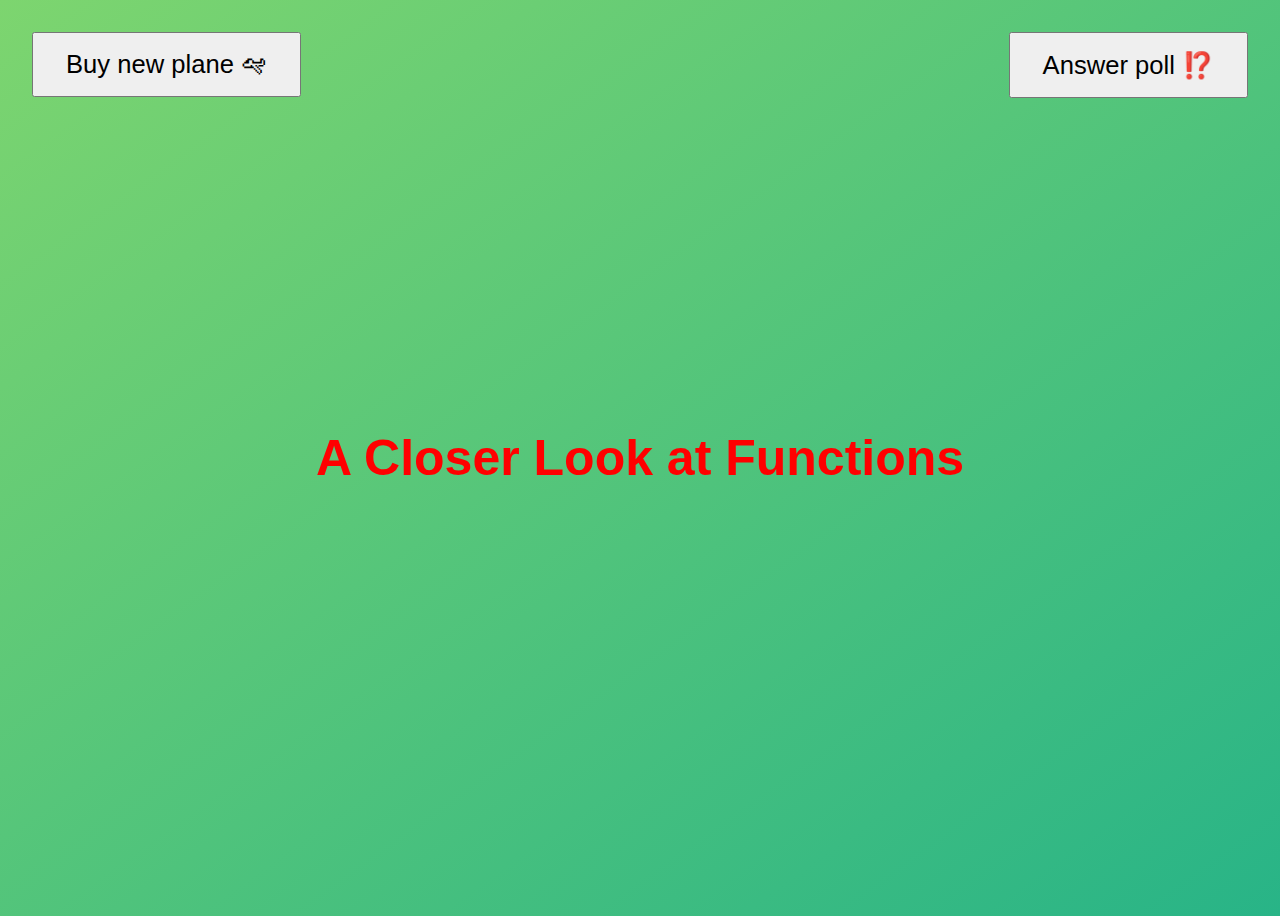
<file: L10/index.html>
<!DOCTYPE html>
<html lang="en">
  <head>
    <meta charset="UTF-8" />
    <meta name="viewport" content="width=device-width, initial-scale=1.0" />
    <meta http-equiv="X-UA-Compatible" content="ie=edge" />
    <title>A Closer Look at Functions</title>
    <style>
      body {
        height: 100vh;
        display: flex;
        align-items: center;
        background: linear-gradient(to top left, #28b487, #7dd56f);
      }
      h1 {
        font-family: sans-serif;
        font-size: 50px;
        line-height: 1.3;
        width: 100%;
        padding: 30px;
        text-align: center;
        color: white;
      }
      .buy,
      .poll {
        font-size: 1.6rem;
        padding: 1rem 2rem;
        position: absolute;
        top: 2rem;
      }
      .buy {
        left: 2rem;
      }
      .poll {
        right: 2rem;
      }
    </style>
  </head>
  <body>
    <h1>A Closer Look at Functions</h1>
    <button class="buy">Buy new plane 🛩</button>
    <button class="poll">Answer poll ⁉️</button>
    <script src="script.js"></script>
  </body>
</html>
</file>
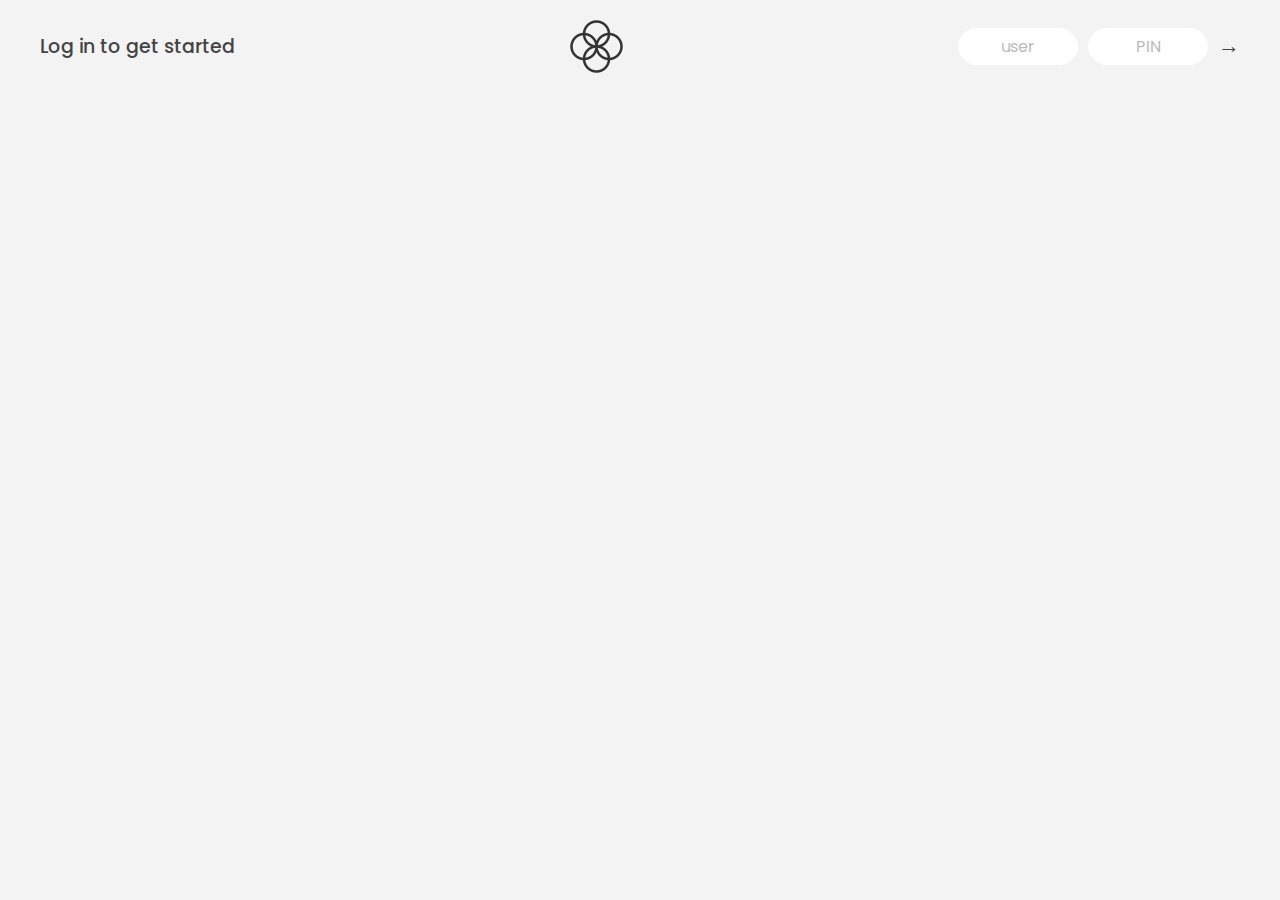
<file: L11/index.html>
<!DOCTYPE html>
<html lang="en">
<head>
    <meta charset="UTF-8">
    <meta http-equiv="X-UA-Compatible" content="IE=edge">
    <meta name="viewport" content="width=device-width, initial-scale=1.0">

    <link rel="shortcut icon" type="image/png" href="icon.png">

    <link rel="preconnect" href="https://fonts.googleapis.com">
    <link rel="preconnect" href="https://fonts.gstatic.com" crossorigin>
    <link href="https://fonts.googleapis.com/css2?family=Poppins:wght@400;500;600&display=swap" rel="stylesheet">

    <link rel="stylesheet" href="style.css">
    <title>Bankist</title>
</head>
<body>
    <!-- TOP NAVIGATION -->
    <nav>
        <p class="welcome">Log in to get started</p>
        <img src="logo.png" alt="Logo" class="logo">
        <form action="" class="login">
            <input 
                type="text"
                placeholder="user"
                class="login__input login__input--user"
            >
            <!-- In practice, use type="password" -->
            
            <input 
                type="text"
                placeholder="PIN"
                maxlength="4"
                class="login__input login__input--pin"    
            >
            <button class="login__btn">&rarr;</button>
        </form>
    </nav>

    <main class="app">
        <!-- BALANCE -->
        <div class="balance">
            <div>
                <p class="balance__label">Current balance</p>
                <p class="balance__date">As of <span class="cate">02/09/2021</span></p>
            </div>
            <p class="balance__value">0000€</p>
        </div>
        
        <!-- MOVEMENT -->
        <div class="movements">
            <div class="movements__row">
                <div class="movements__type movements__type--deposit">2 deposit</div>
                <div class="movements__date">3 days ago</div>
                <div class="movements__value">4000€</div>
            </div>
            <div class="movements__row">
                <div class="movements__type movements__type--withdrawal">2 deposit</div>
                <div class="movements__date">5/08/2021</div>
                <div class="movements__value">-300€</div>
            </div>
        </div>

        <div class="summary">
            <p class="summary__label">In</p>
            <p class="summary__value summary__value--in">0000€</p>
            <p class="summary__label">Out</p>
            <p class="summary__value summary__value--out">0000€</p>
            <p class="summary__label">Interest</p>
            <p class="summary__value summary__value--interest">0000€</p>
            <button class="btn--sort">&downarrow; SORT</button>
          </div>
    
          <!-- OPERATION: TRANSFERS -->
          <div class="operation operation--transfer">
            <h2>Transfer money</h2>
            <form class="form form--transfer">
              <input type="text" class="form__input form__input--to" />
              <input type="number" class="form__input form__input--amount" />
              <button class="form__btn form__btn--transfer">&rarr;</button>
              <label class="form__label">Transfer to</label>
              <label class="form__label">Amount</label>
            </form>
          </div>
    
          <!-- OPERATION: LOAN -->
          <div class="operation operation--loan">
            <h2>Request loan</h2>
            <form class="form form--loan">
              <input type="number" class="form__input form__input--loan-amount" />
              <button class="form__btn form__btn--loan">&rarr;</button>
              <label class="form__label form__label--loan">Amount</label>
            </form>
          </div>
    
          <!-- OPERATION: CLOSE -->
          <div class="operation operation--close">
            <h2>Close account</h2>
            <form class="form form--close">
              <input type="text" class="form__input form__input--user" />
              <input
                type="password"
                maxlength="6"
                class="form__input form__input--pin"
              />
              <button class="form__btn form__btn--close">&rarr;</button>
              <label class="form__label">Confirm user</label>
              <label class="form__label">Confirm PIN</label>
            </form>
          </div>
    
          <!-- LOGOUT TIMER -->
          <p class="logout-timer">
            You will be logged out in <span class="timer">05:00</span>
          </p>
    </main>

    <script src="script.js"></script>
</body>
</html>
</file>
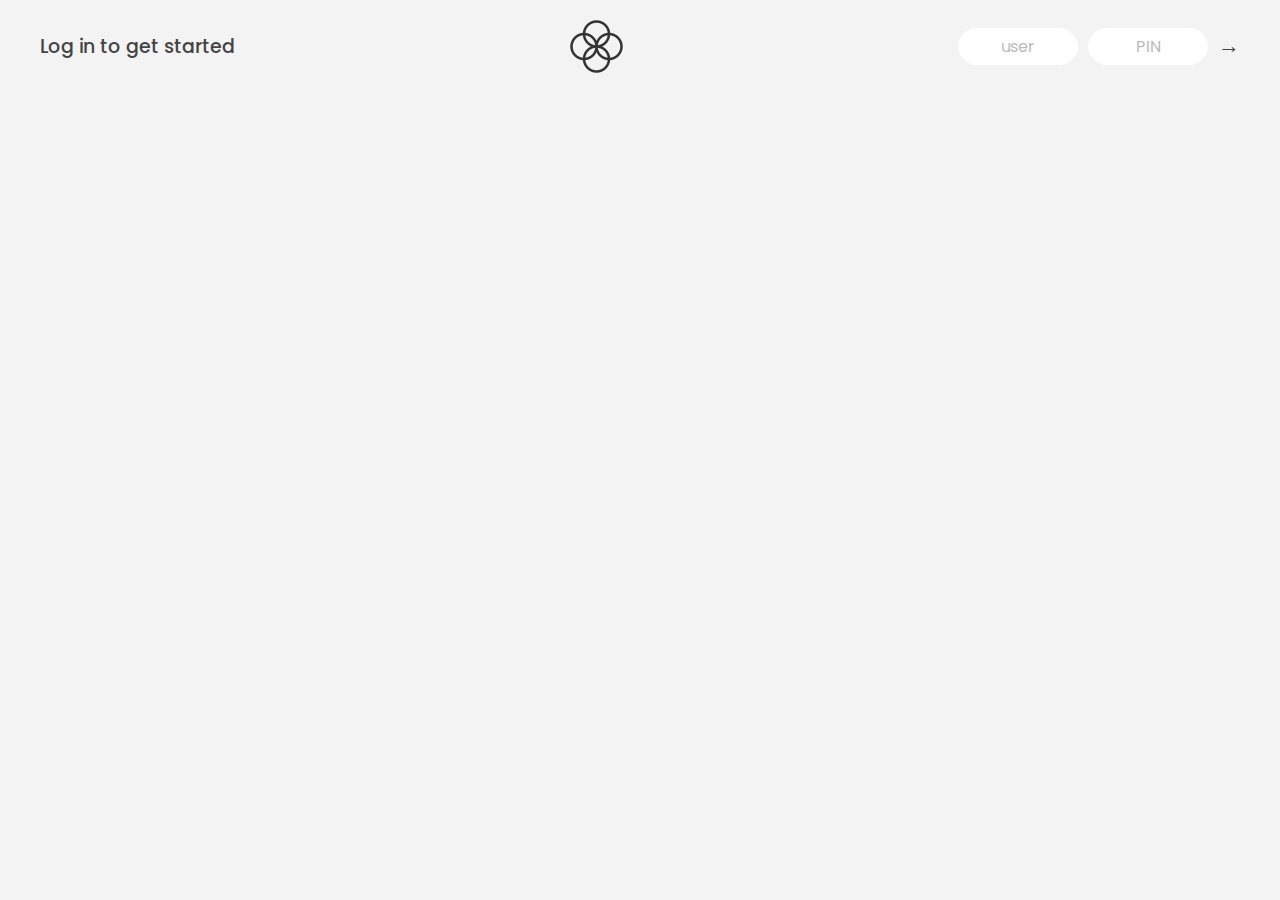
<file: L12/index.html>
<!DOCTYPE html>
<html lang="en">
  <head>
    <meta charset="UTF-8" />
    <meta name="viewport" content="width=device-width, initial-scale=1.0" />
    <meta http-equiv="X-UA-Compatible" content="ie=edge" />
    <link rel="shortcut icon" type="image/png" href="/icon.png" />

    <link
      href="https://fonts.googleapis.com/css?family=Poppins:400,500,600&display=swap"
      rel="stylesheet"
    />

    <link rel="stylesheet" href="style.css" />
    <title>Bankist</title>
  </head>
  <body>
    <!-- TOP NAVIGATION -->
    <nav>
      <p class="welcome">Log in to get started</p>
      <img src="logo.png" alt="Logo" class="logo" />
      <form class="login">
        <input
          type="text"
          placeholder="user"
          class="login__input login__input--user"
        />
        <!-- In practice, use type="password" -->
        <input
          type="text"
          placeholder="PIN"
          maxlength="4"
          class="login__input login__input--pin"
        />
        <button class="login__btn">&rarr;</button>
      </form>
    </nav>

    <main class="app">
      <!-- BALANCE -->
      <div class="balance">
        <div>
          <p class="balance__label">Current balance</p>
          <p class="balance__date">
            As of <span class="date">05/03/2037</span>
          </p>
        </div>
        <p class="balance__value">0000€</p>
      </div>

      <!-- MOVEMENTS -->
      <div class="movements">
        <div class="movements__row">
          <div class="movements__type movements__type--deposit">2 deposit</div>
          <div class="movements__date">3 days ago</div>
          <div class="movements__value">4 000€</div>
        </div>
        <div class="movements__row">
          <div class="movements__type movements__type--withdrawal">
            1 withdrawal
          </div>
          <div class="movements__date">24/01/2037</div>
          <div class="movements__value">-378€</div>
        </div>
      </div>

      <!-- SUMMARY -->
      <div class="summary">
        <p class="summary__label">In</p>
        <p class="summary__value summary__value--in">0000€</p>
        <p class="summary__label">Out</p>
        <p class="summary__value summary__value--out">0000€</p>
        <p class="summary__label">Interest</p>
        <p class="summary__value summary__value--interest">0000€</p>
        <button class="btn--sort">&downarrow; SORT</button>
      </div>

      <!-- OPERATION: TRANSFERS -->
      <div class="operation operation--transfer">
        <h2>Transfer money</h2>
        <form class="form form--transfer">
          <input type="text" class="form__input form__input--to" />
          <input type="number" class="form__input form__input--amount" />
          <button class="form__btn form__btn--transfer">&rarr;</button>
          <label class="form__label">Transfer to</label>
          <label class="form__label">Amount</label>
        </form>
      </div>

      <!-- OPERATION: LOAN -->
      <div class="operation operation--loan">
        <h2>Request loan</h2>
        <form class="form form--loan">
          <input type="number" class="form__input form__input--loan-amount" />
          <button class="form__btn form__btn--loan">&rarr;</button>
          <label class="form__label form__label--loan">Amount</label>
        </form>
      </div>

      <!-- OPERATION: CLOSE -->
      <div class="operation operation--close">
        <h2>Close account</h2>
        <form class="form form--close">
          <input type="text" class="form__input form__input--user" />
          <input
            type="password"
            maxlength="6"
            class="form__input form__input--pin"
          />
          <button class="form__btn form__btn--close">&rarr;</button>
          <label class="form__label">Confirm user</label>
          <label class="form__label">Confirm PIN</label>
        </form>
      </div>

      <!-- LOGOUT TIMER -->
      <p class="logout-timer">
        You will be logged out in <span class="timer">05:00</span>
      </p>
    </main>

    <!-- <footer>
      &copy; by Jonas Schmedtmann. Don't claim as your own :)
    </footer> -->

    <script src="script.js"></script>
  </body>
</html>
</file>
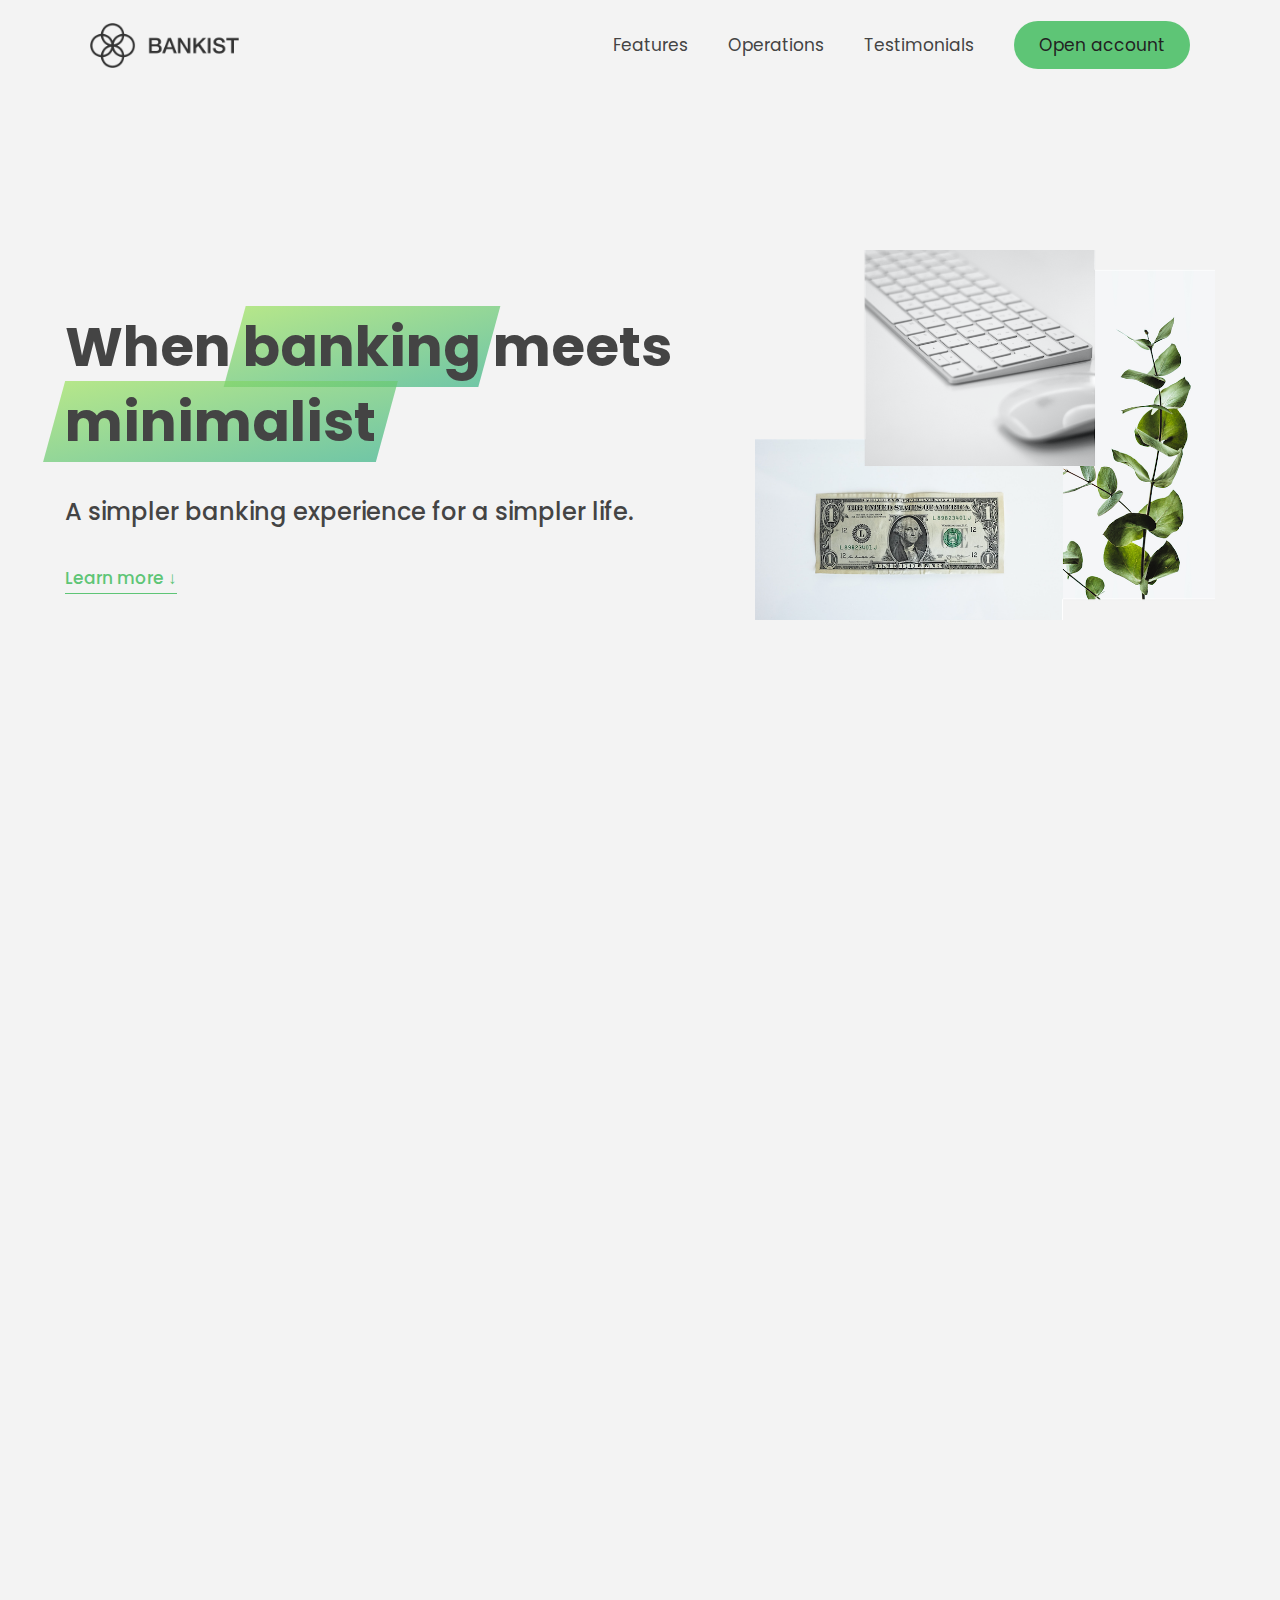
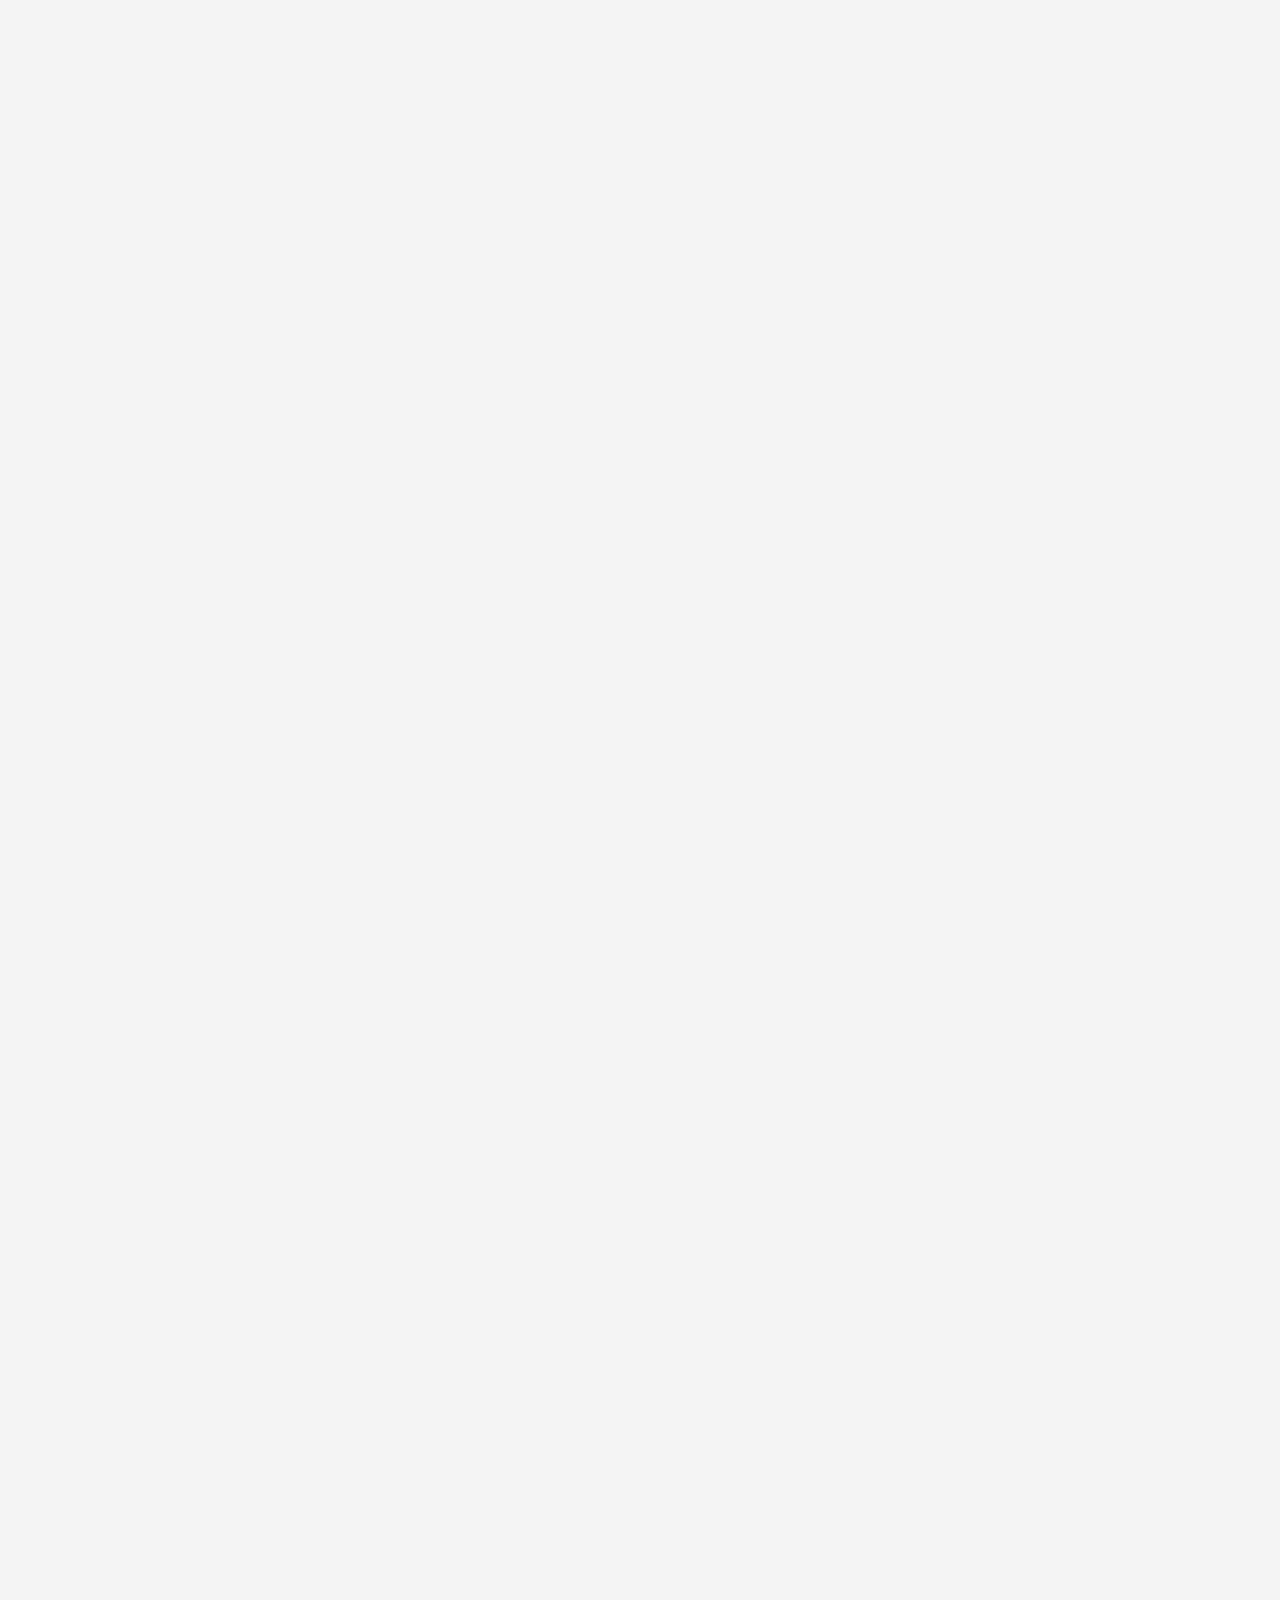
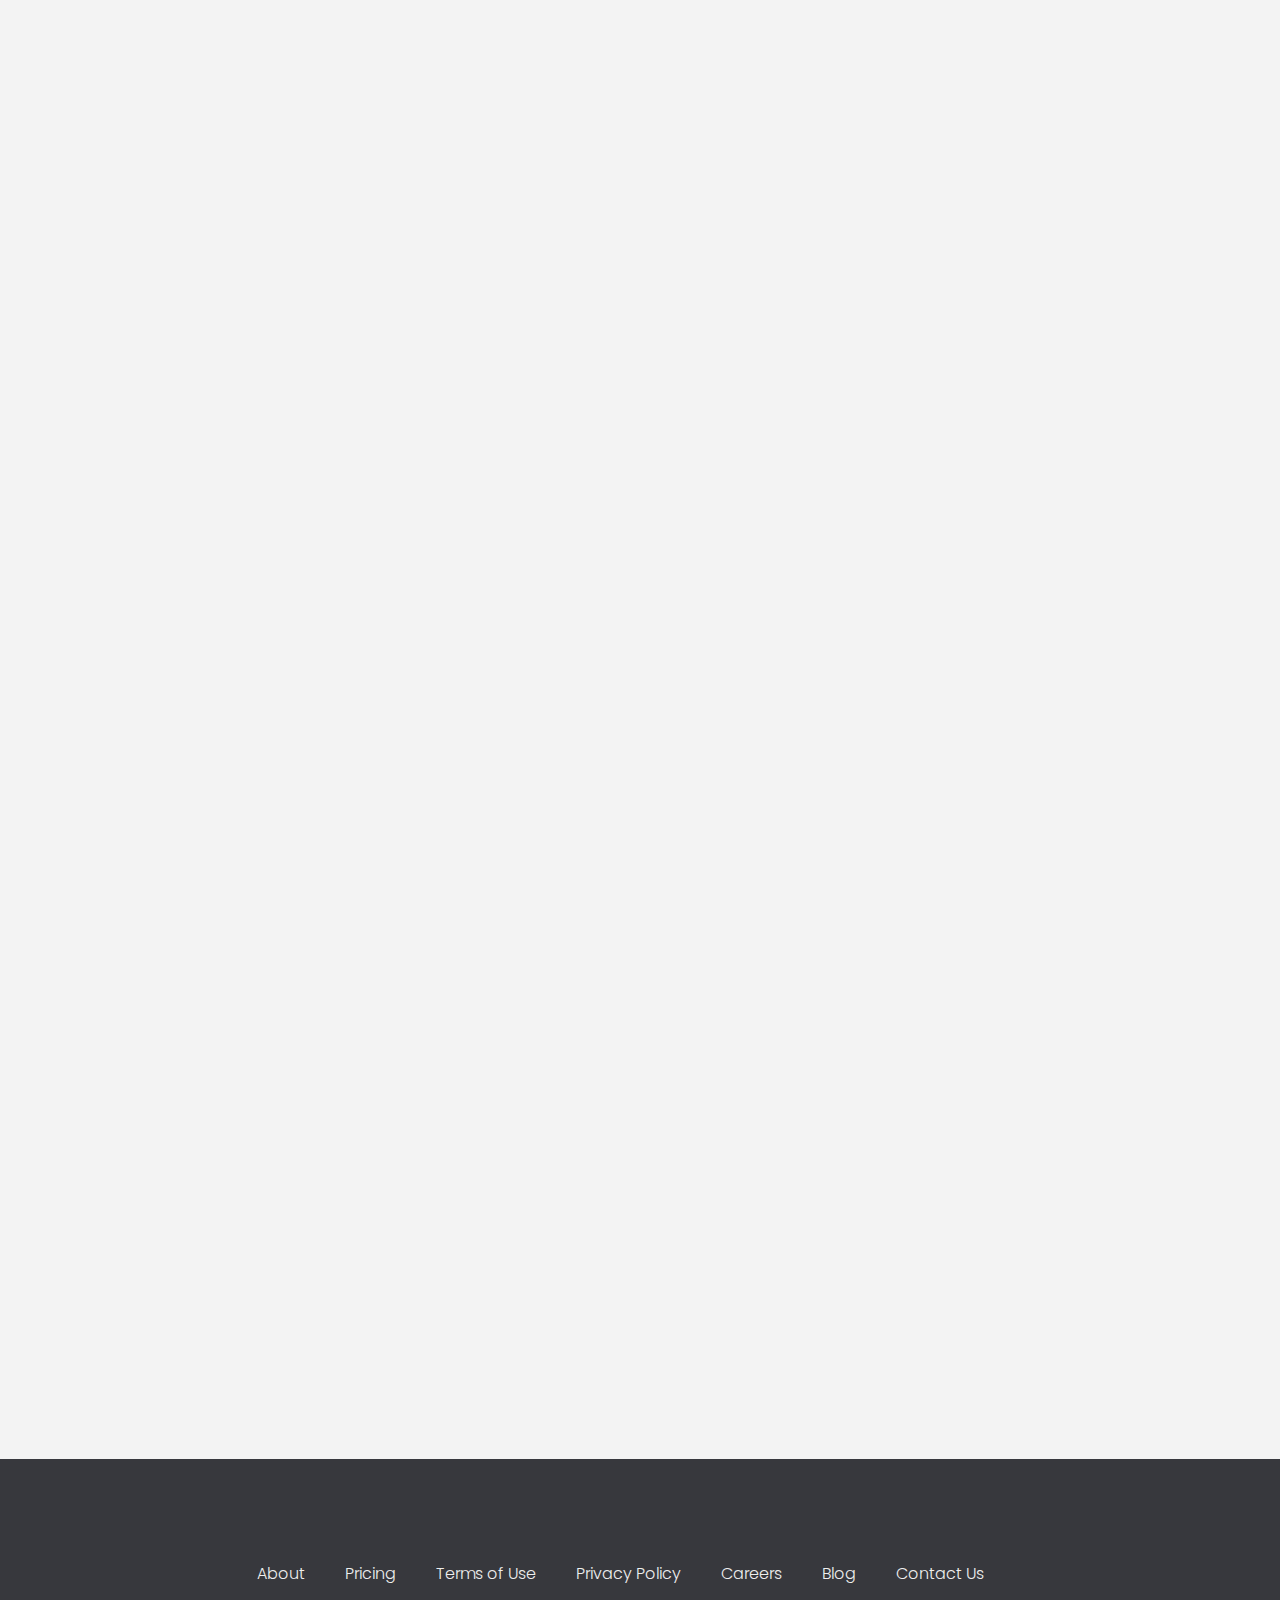
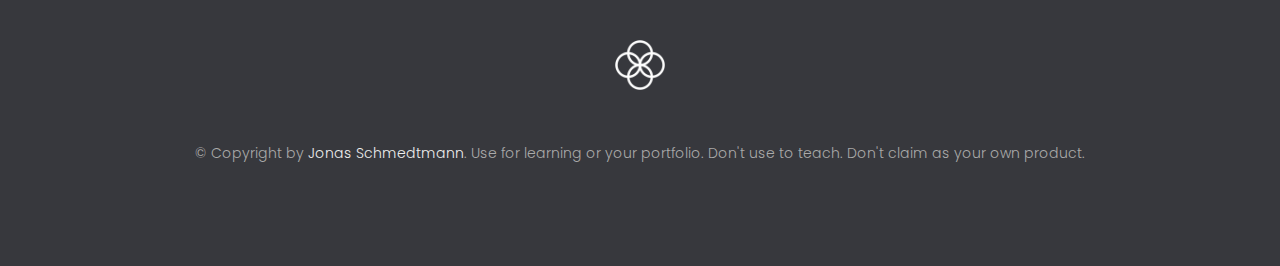
<file: L13/index.html>
<!DOCTYPE html>
<html lang="en">
  <head>
    <meta charset="UTF-8" />
    <meta name="viewport" content="width=device-width, initial-scale=1.0" />
    <meta http-equiv="X-UA-Compatible" content="ie=edge" />
    <link rel="shortcut icon" type="image/png" href="img/icon.png" />

    <link
      href="https://fonts.googleapis.com/css?family=Poppins:300,400,500,600&display=swap"
      rel="stylesheet"
    />
    <link rel="stylesheet" href="style.css" />
    <title>Bankist | When Banking meets Minimalist</title>

    <script defer src="script.js"></script>
  </head>
  <body>
    <header class="header">
      <nav class="nav">
        <img
          src="img/logo.png"
          alt="Bankist logo"
          class="nav__logo"
          id="logo"
          designer = "mashru"
          data-version-number="3.0"
        />
        <ul class="nav__links">
          <li class="nav__item">
            <a class="nav__link" href="#section--1">Features</a>
          </li>
          <li class="nav__item">
            <a class="nav__link" href="#section--2">Operations</a>
          </li>
          <li class="nav__item">
            <a class="nav__link" href="#section--3">Testimonials</a>
          </li>
          <li class="nav__item">
            <a class="nav__link nav__link--btn btn--show-modal" href="#"
              >Open account</a
            >
          </li>
        </ul>
      </nav>

      <div class="header__title">

        <!-- <h1 onclick="alert('html alert')"> -->
        <h1>
          When
          <!-- Green highlight effect -->
          <span class="highlight">banking</span>
          meets<br />
          <span class="highlight">minimalist</span>
        </h1>
        <h4>A simpler banking experience for a simpler life.</h4>
        <button class="btn--text btn--scroll-to">Learn more &DownArrow;</button>
        <img
          src="img/hero.png"
          class="header__img"
          alt="Minimalist bank items"
        />
      </div>
    </header>

    <section class="section" id="section--1">
      <div class="section__title">
        <h2 class="section__description">Features</h2>
        <h3 class="section__header">
          Everything you need in a modern bank and more.
        </h3>
      </div>

      <div class="features">
        <img
          src="img/digital-lazy.jpg"
          data-src="img/digital.jpg"
          alt="Computer"
          class="features__img lazy-img"
        />
        <div class="features__feature">
          <div class="features__icon">
            <svg>
              <use xlink:href="img/icons.svg#icon-monitor"></use>
            </svg>
          </div>
          <h5 class="features__header">100% digital bank</h5>
          <p>
            Lorem ipsum dolor sit amet consectetur adipisicing elit. Unde alias
            sint quos? Accusantium a fugiat porro reiciendis saepe quibusdam
            debitis ducimus.
          </p>
        </div>

        <div class="features__feature">
          <div class="features__icon">
            <svg>
              <use xlink:href="img/icons.svg#icon-trending-up"></use>
            </svg>
          </div>
          <h5 class="features__header">Watch your money grow</h5>
          <p>
            Nesciunt quos autem dolorum voluptates cum dolores dicta fuga
            inventore ab? Nulla incidunt eius numquam sequi iste pariatur
            quibusdam!
          </p>
        </div>
        <img
          src="img/grow-lazy.jpg"
          data-src="img/grow.jpg"
          alt="Plant"
          class="features__img lazy-img"
        />

        <img
          src="img/card-lazy.jpg"
          data-src="img/card.jpg"
          alt="Credit card"
          class="features__img lazy-img"
        />
        <div class="features__feature">
          <div class="features__icon">
            <svg>
              <use xlink:href="img/icons.svg#icon-credit-card"></use>
            </svg>
          </div>
          <h5 class="features__header">Free debit card included</h5>
          <p>
            Quasi, fugit in cumque cupiditate reprehenderit debitis animi enim
            eveniet consequatur odit quam quos possimus assumenda dicta fuga
            inventore ab.
          </p>
        </div>
      </div>
    </section>

    <section class="section" id="section--2">
      <div class="section__title">
        <h2 class="section__description">Operations</h2>
        <h3 class="section__header">
          Everything as simple as possible, but no simpler.
        </h3>
      </div>

      <div class="operations">
        <div class="operations__tab-container">
          <button
            class="btn operations__tab operations__tab--1 operations__tab--active"
            data-tab="1"
          >
            <span>01</span>Instant Transfers
          </button>
          <button class="btn operations__tab operations__tab--2" data-tab="2">
            <span>02</span>Instant Loans
          </button>
          <button class="btn operations__tab operations__tab--3" data-tab="3">
            <span>03</span>Instant Closing
          </button>
        </div>
        <div
          class="operations__content operations__content--1 operations__content--active"
        >
          <div class="operations__icon operations__icon--1">
            <svg>
              <use xlink:href="img/icons.svg#icon-upload"></use>
            </svg>
          </div>
          <h5 class="operations__header">
            Tranfser money to anyone, instantly! No fees, no BS.
          </h5>
          <p>
            Lorem ipsum dolor sit amet, consectetur adipisicing elit, sed do
            eiusmod tempor incididunt ut labore et dolore magna aliqua. Ut enim
            ad minim veniam, quis nostrud exercitation ullamco laboris nisi ut
            aliquip ex ea commodo consequat.
          </p>
        </div>

        <div class="operations__content operations__content--2">
          <div class="operations__icon operations__icon--2">
            <svg>
              <use xlink:href="img/icons.svg#icon-home"></use>
            </svg>
          </div>
          <h5 class="operations__header">
            Buy a home or make your dreams come true, with instant loans.
          </h5>
          <p>
            Duis aute irure dolor in reprehenderit in voluptate velit esse
            cillum dolore eu fugiat nulla pariatur. Excepteur sint occaecat
            cupidatat non proident, sunt in culpa qui officia deserunt mollit
            anim id est laborum.
          </p>
        </div>
        <div class="operations__content operations__content--3">
          <div class="operations__icon operations__icon--3">
            <svg>
              <use xlink:href="img/icons.svg#icon-user-x"></use>
            </svg>
          </div>
          <h5 class="operations__header">
            No longer need your account? No problem! Close it instantly.
          </h5>
          <p>
            Excepteur sint occaecat cupidatat non proident, sunt in culpa qui
            officia deserunt mollit anim id est laborum. Ut enim ad minim
            veniam, quis nostrud exercitation ullamco laboris nisi ut aliquip ex
            ea commodo consequat.
          </p>
        </div>
      </div>
    </section>

    <section class="section" id="section--3">
      <div class="section__title section__title--testimonials">
        <h2 class="section__description">Not sure yet?</h2>
        <h3 class="section__header">
          Millions of Bankists are already making their lifes simpler.
        </h3>
      </div>

      <div class="slider">
        <div class="slide slide--1">
          <div class="testimonial">
            <h5 class="testimonial__header">Best financial decision ever!</h5>
            <blockquote class="testimonial__text">
              Lorem ipsum dolor sit, amet consectetur adipisicing elit.
              Accusantium quas quisquam non? Quas voluptate nulla minima
              deleniti optio ullam nesciunt, numquam corporis et asperiores
              laboriosam sunt, praesentium suscipit blanditiis. Necessitatibus
              id alias reiciendis, perferendis facere pariatur dolore veniam
              autem esse non voluptatem saepe provident nihil molestiae.
            </blockquote>
            <address class="testimonial__author">
              <img src="img/user-1.jpg" alt="" class="testimonial__photo" />
              <h6 class="testimonial__name">Aarav Lynn</h6>
              <p class="testimonial__location">San Francisco, USA</p>
            </address>
          </div>
        </div>

        <div class="slide slide--2">
          <div class="testimonial">
            <h5 class="testimonial__header">
              The last step to becoming a complete minimalist
            </h5>
            <blockquote class="testimonial__text">
              Quisquam itaque deserunt ullam, quia ea repellendus provident,
              ducimus neque ipsam modi voluptatibus doloremque, corrupti
              laborum. Incidunt numquam perferendis veritatis neque repellendus.
              Lorem, ipsum dolor sit amet consectetur adipisicing elit. Illo
              deserunt exercitationem deleniti.
            </blockquote>
            <address class="testimonial__author">
              <img src="img/user-2.jpg" alt="" class="testimonial__photo" />
              <h6 class="testimonial__name">Miyah Miles</h6>
              <p class="testimonial__location">London, UK</p>
            </address>
          </div>
        </div>

        <div class="slide slide--3">
          <div class="testimonial">
            <h5 class="testimonial__header">
              Finally free from old-school banks
            </h5>
            <blockquote class="testimonial__text">
              Debitis, nihil sit minus suscipit magni aperiam vel tenetur
              incidunt commodi architecto numquam omnis nulla autem,
              necessitatibus blanditiis modi similique quidem. Odio aliquam
              culpa dicta beatae quod maiores ipsa minus consequatur error sunt,
              deleniti saepe aliquid quos inventore sequi. Necessitatibus id
              alias reiciendis, perferendis facere.
            </blockquote>
            <address class="testimonial__author">
              <img src="img/user-3.jpg" alt="" class="testimonial__photo" />
              <h6 class="testimonial__name">Francisco Gomes</h6>
              <p class="testimonial__location">Lisbon, Portugal</p>
            </address>
          </div>
        </div>

        <!-- <div class="slide"><img src="img/img-1.jpg" alt="Photo 1" /></div>
        <div class="slide"><img src="img/img-2.jpg" alt="Photo 2" /></div>
        <div class="slide"><img src="img/img-3.jpg" alt="Photo 3" /></div>
        <div class="slide"><img src="img/img-4.jpg" alt="Photo 4" /></div> -->
        <button class="slider__btn slider__btn--left">&larr;</button>
        <button class="slider__btn slider__btn--right">&rarr;</button>
        <div class="dots"></div>
      </div>
    </section>

    <section class="section section--sign-up">
      <div class="section__title">
        <h3 class="section__header">
          The best day to join Bankist was one year ago. The second best is
          today!
        </h3>
      </div>
      <button class="btn btn--show-modal">Open your free account today!</button>
    </section>

    <footer class="footer">
      <ul class="footer__nav">
        <li class="footer__item">
          <a class="footer__link" href="#">About</a>
        </li>
        <li class="footer__item">
          <a class="footer__link" href="#">Pricing</a>
        </li>
        <li class="footer__item">
          <a class="footer__link" href="#">Terms of Use</a>
        </li>
        <li class="footer__item">
          <a class="footer__link" href="#">Privacy Policy</a>
        </li>
        <li class="footer__item">
          <a class="footer__link" href="#">Careers</a>
        </li>
        <li class="footer__item">
          <a class="footer__link" href="#">Blog</a>
        </li>
        <li class="footer__item">
          <a class="footer__link" href="#">Contact Us</a>
        </li>
      </ul>
      <img src="img/icon.png" alt="Logo" class="footer__logo" />
      <p class="footer__copyright">
        &copy; Copyright by
        <a
          class="footer__link twitter-link"
          target="_blank"
          href="https://twitter.com/jonasschmedtman"
          >Jonas Schmedtmann</a
        >. Use for learning or your portfolio. Don't use to teach. Don't claim
        as your own product.
      </p>
    </footer>

    <div class="modal hidden">
      <button class="btn--close-modal">&times;</button>
      <h2 class="modal__header">
        Open your bank account <br />
        in just <span class="highlight">5 minutes</span>
      </h2>
      <form class="modal__form">
        <label>First Name</label>
        <input type="text" />
        <label>Last Name</label>
        <input type="text" />
        <label>Email Address</label>
        <input type="email" />
        <button class="btn">Next step &rarr;</button>
      </form>
    </div>
    <div class="overlay hidden"></div>

    <!-- <script src="script.js"></script> -->
  </body>
</html>
</file>
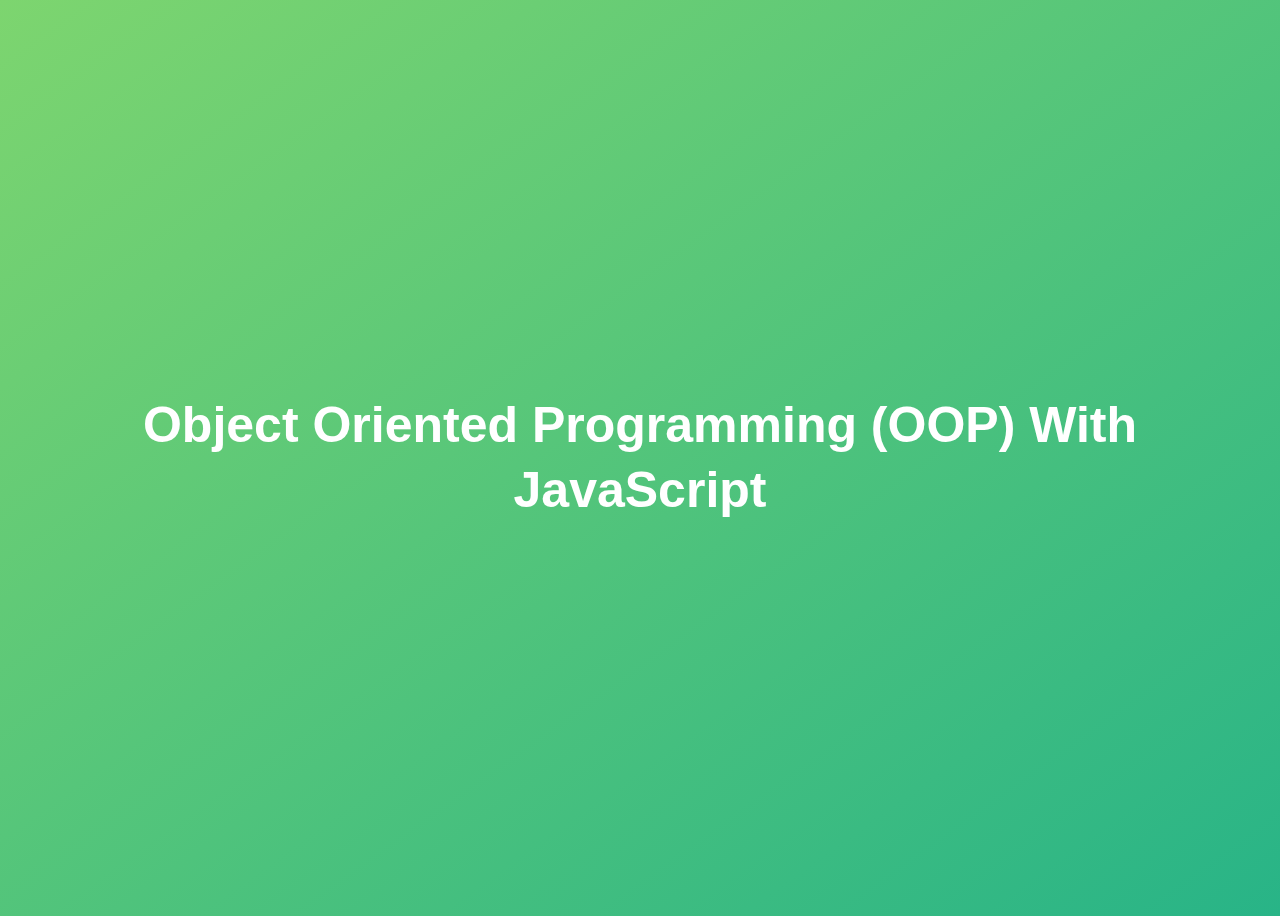
<file: L14/index.html>
<!DOCTYPE html>
<html lang="en">
<head>
    <meta charset="UTF-8">
    <meta http-equiv="X-UA-Compatible" content="IE=edge">
    <meta name="viewport" content="width=device-width, initial-scale=1.0">
    <title>JavaScript Fundamentals - Part 2</title>
    <style>
        body{
            height: 100vh;
            display: flex;
            align-items: center;
            background:linear-gradient(to top left, #28b487, #7dd56f);
        }
        h1{
            font-family: sans-serif;
            font-size: 50px;
            line-height: 1.3;
            width: 100%;
            padding:30px;
            text-align: center;
            color:white;
        }
    </style>
</head>
<body>
    <h1>Object Oriented Programming (OOP) With JavaScript</h1>
    <script src="script.js"></script>
</body>
</html>
</file>
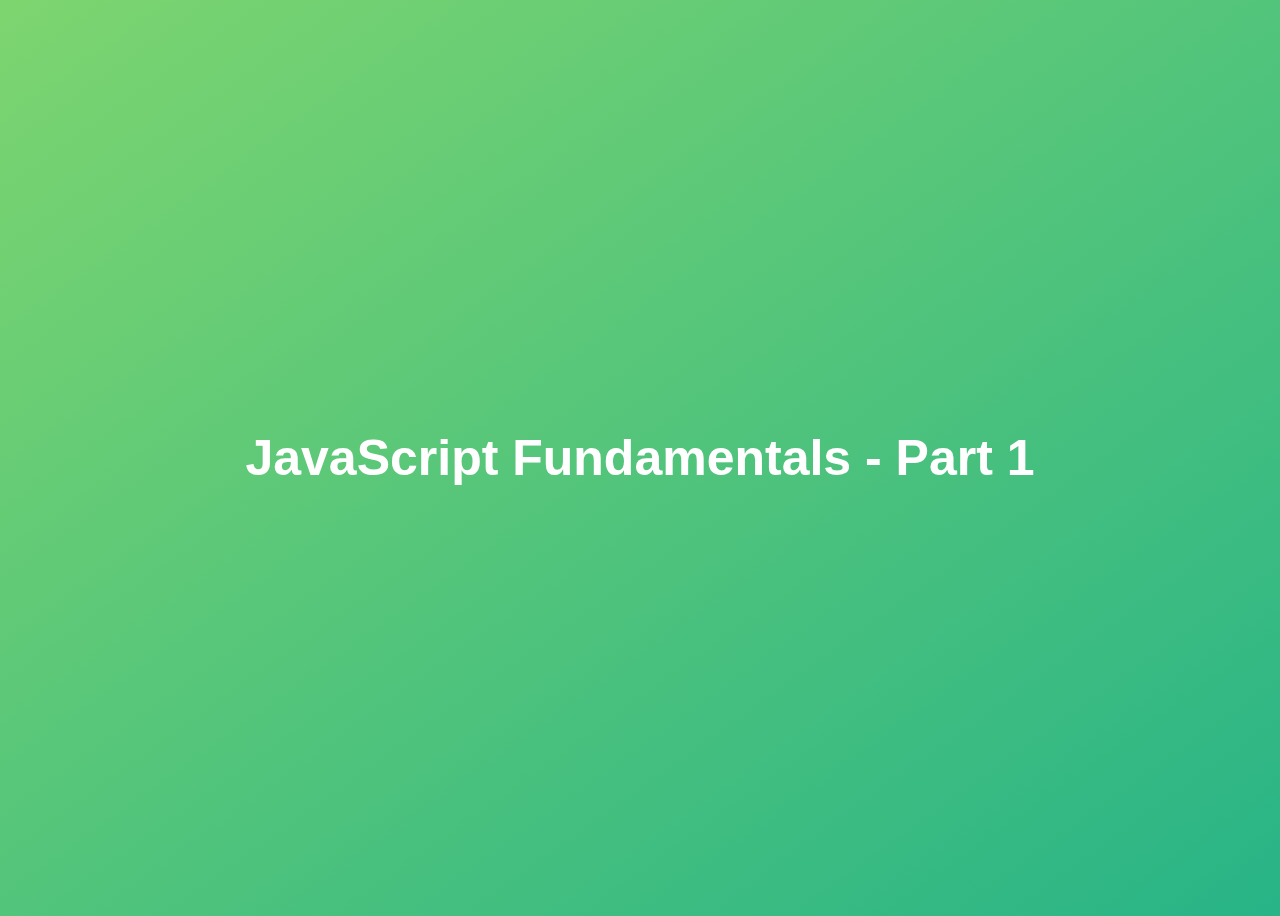
<file: L2/index.html>
<!DOCTYPE html>
<html lang="en">
<head>
    <meta charset="UTF-8">
    <meta http-equiv="X-UA-Compatible" content="IE=edge">
    <meta name="viewport" content="width=device-width, initial-scale=1.0">
    <title>JavaScript Fundamentals - Part 1 test</title>
    <style>
        body{
            height: 100vh;
            display: flex;
            align-items: center;
            background:linear-gradient(to top left, #28b487, #7dd56f);
        }
        h1{
            font-family: sans-serif;
            font-size: 50px;
            line-height: 1.3;
            width: 100%;
            padding:30px;
            text-align: center;
            color:white;
        }
    </style>
</head>
<body>
    <h1>JavaScript Fundamentals - Part 1</h1>
    <script src="script.js"></script>
</body>
</html>
</file>
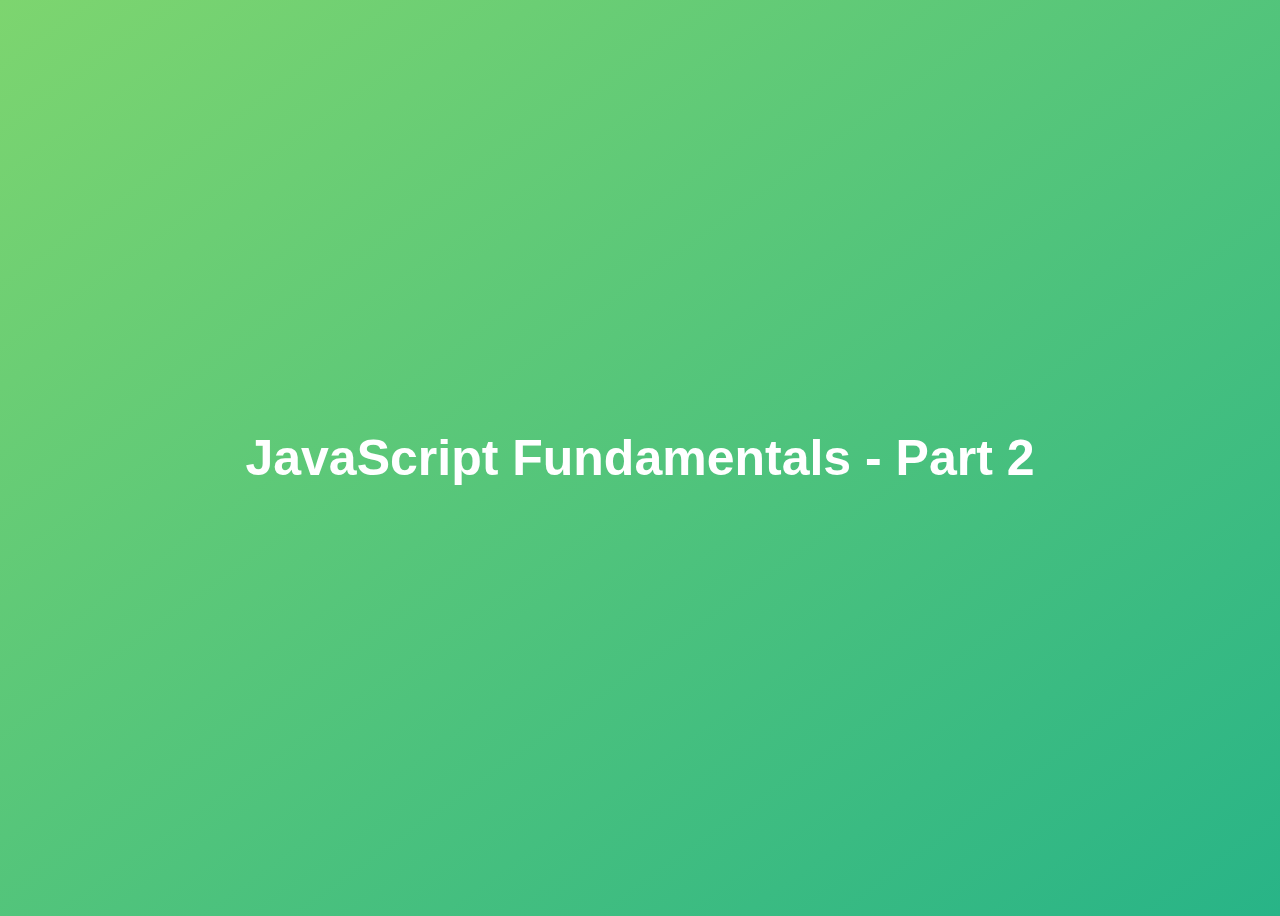
<file: L3/index.html>
<!DOCTYPE html>
<html lang="en">
<head>
    <meta charset="UTF-8">
    <meta http-equiv="X-UA-Compatible" content="IE=edge">
    <meta name="viewport" content="width=device-width, initial-scale=1.0">
    <title>JavaScript Fundamentals - Part 2</title>
    <style>
        body{
            height: 100vh;
            display: flex;
            align-items: center;
            background:linear-gradient(to top left, #28b487, #7dd56f);
        }
        h1{
            font-family: sans-serif;
            font-size: 50px;
            line-height: 1.3;
            width: 100%;
            padding:30px;
            text-align: center;
            color:white;
        }
    </style>
</head>
<body>
    <h1>JavaScript Fundamentals - Part 2</h1>
    <script src="script.js"></script>
</body>
</html>
</file>
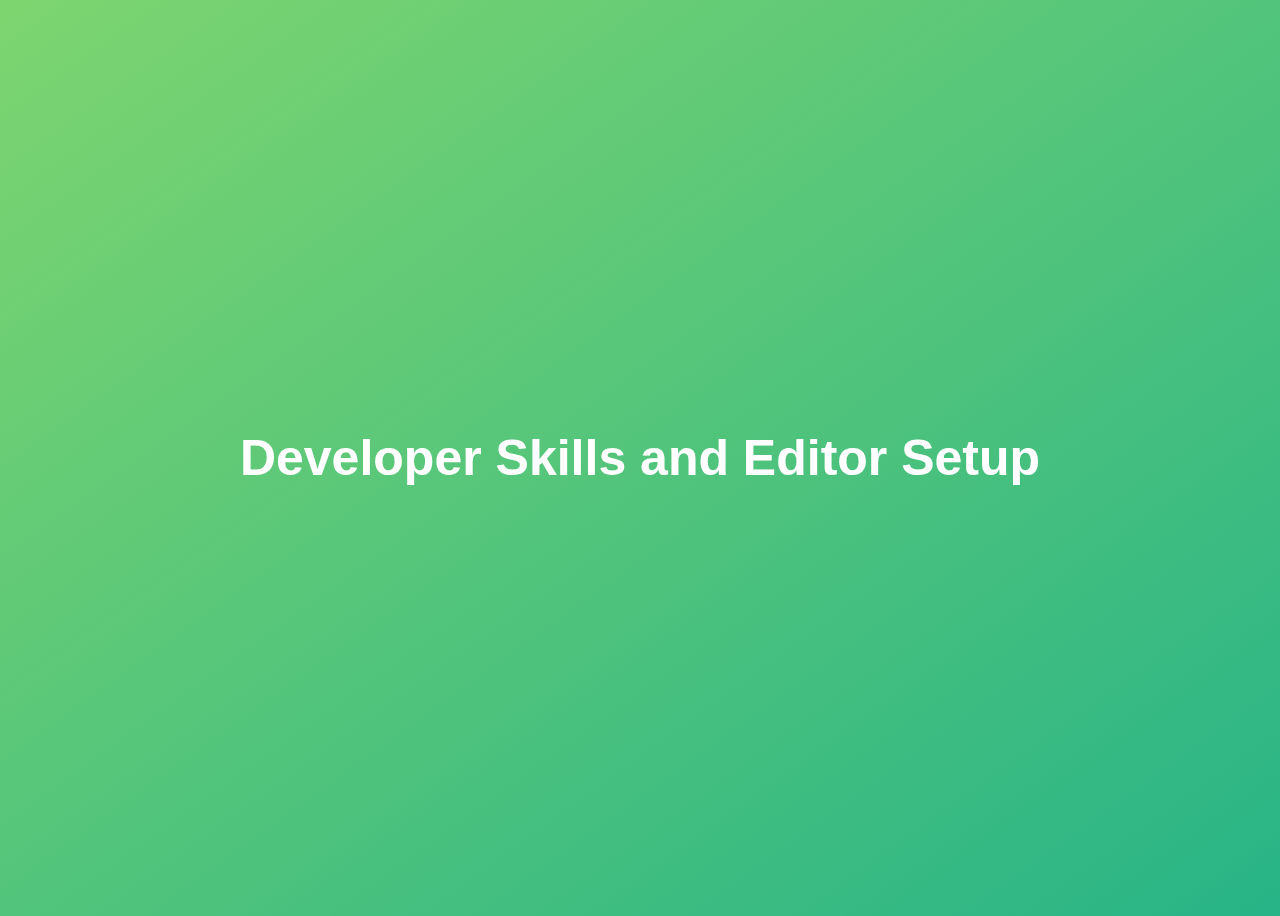
<file: L5/index.html>
<!DOCTYPE html>
<html lang="en">
<head>
    <meta charset="UTF-8">
    <meta http-equiv="X-UA-Compatible" content="IE=edge">
    <meta name="viewport" content="width=device-width, initial-scale=1.0">
    <title>JavaScript Fundamentals - Part 2</title>
    <style>
        body{
            height: 100vh;
            display: flex;
            align-items: center;
            background:linear-gradient(to top left, #28b487, #7dd56f);
        }
        h1{
            font-family: sans-serif;
            font-size: 50px;
            line-height: 1.3;
            width: 100%;
            padding:30px;
            text-align: center;
            color:white;
        }
    </style>
</head>
<body>
    <h1>Developer Skills and Editor Setup</h1>
    <script src="script.js"></script>
</body>
</html>
</file>
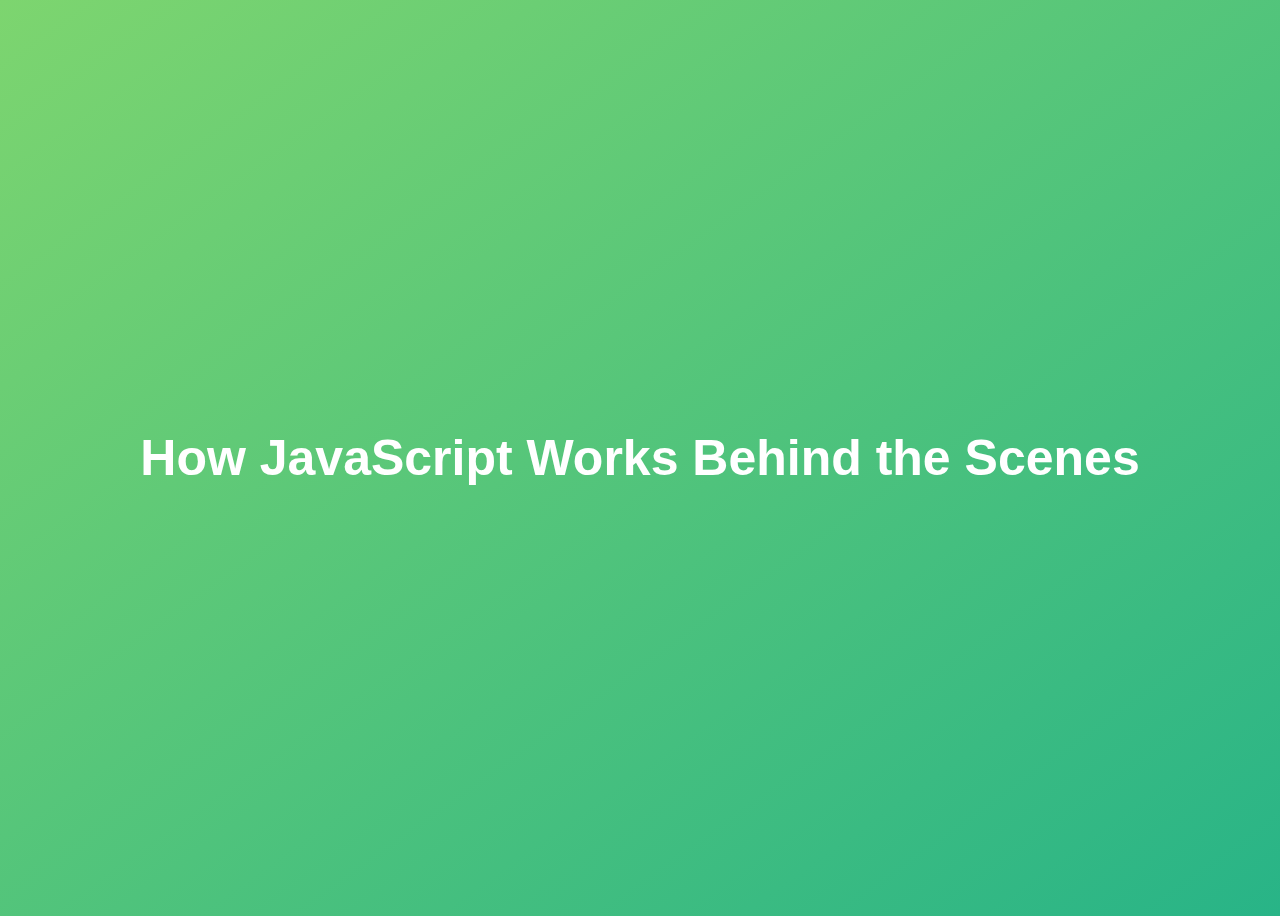
<file: L8/index.html>
<!DOCTYPE html>
<html lang="en">
  <head>
    <meta charset="UTF-8" />
    <meta http-equiv="X-UA-Compatible" content="IE=edge" />
    <meta name="viewport" content="width=device-width, initial-scale=1.0" />

    <link rel="stylesheet" href="style.css" />
    <title>How js Work</title>
  </head>
  <body>
    <h1>How JavaScript Works Behind the Scenes</h1>
    <script src="script.js"></script>
  </body>
</html>
</file>
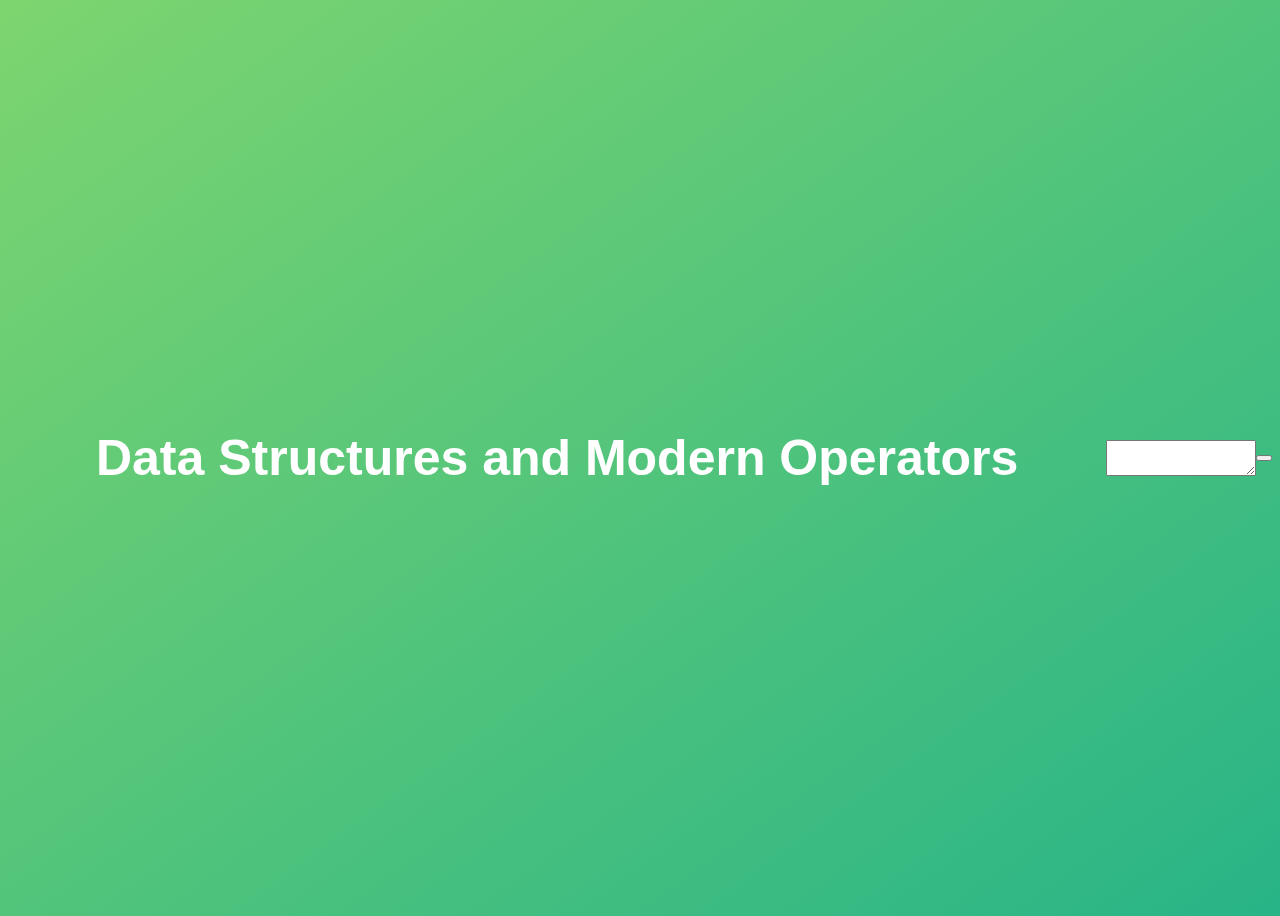
<file: L9/index.html>
<!DOCTYPE html>
<html lang="en">
  <head>
    <meta charset="UTF-8" />
    <meta http-equiv="X-UA-Compatible" content="IE=edge" />
    <meta name="viewport" content="width=device-width, initial-scale=1.0" />

    <link rel="stylesheet" href="style.css" />
    <title>Data Structures and Modern Operators</title>
  </head>
  <body>
    <h1>Data Structures and Modern Operators</h1>
    <script src="script.js"></script>
  </body>
</html>
</file>
<file: L11/style.css>
* {
    margin: 0;
    padding: 0;
    box-sizing: inherit;
  }
  
  html {
    font-size: 62.5%;
    box-sizing: border-box;
  }
  
  body {
    font-family: "Poppins", sans-serif;
    color: #444;
    background-color: #f3f3f3;
    height: 100vh;
    padding: 2rem;
  }
  
  nav {
    display: flex;
    justify-content: space-between;
    align-items: center;
    padding: 0 2rem;
  }
  
  .welcome {
    font-size: 1.9rem;
    font-weight: 500;
  }
  
  .logo {
    height: 5.25rem;
  }
  
  .login {
    display: flex;
  }
  
  .login__input {
    border: none;
    padding: 0.5rem 2rem;
    font-size: 1.6rem;
    font-family: inherit;
    text-align: center;
    width: 12rem;
    border-radius: 10rem;
    margin-right: 1rem;
    color: inherit;
    border: 1px solid #fff;
    transition: all 0.3s;
  }
  
  .login__input:focus {
    outline: none;
    border: 1px solid #ccc;
  }
  
  .login__input::placeholder {
    color: #bbb;
  }
  
  .login__btn {
    border: none;
    background: none;
    font-size: 2.2rem;
    color: inherit;
    cursor: pointer;
    transition: all 0.3s;
  }
  
  .login__btn:hover,
  .login__btn:focus,
  .btn--sort:hover,
  .btn--sort:focus {
    outline: none;
    color: #777;
  }
  
  /* MAIN */
  .app {
    position: relative;
    max-width: 100rem;
    margin: 4rem auto;
    display: grid;
    grid-template-columns: 4fr 3fr;
    grid-template-rows: auto repeat(3, 15rem) auto;
    gap: 2rem;
  
    /* NOTE This creates the fade in/out anumation */
    opacity: 0;
    transition: all 1s;
  }
  
  .balance {
    grid-column: 1 / span 2;
    display: flex;
    align-items: flex-end;
    justify-content: space-between;
    margin-bottom: 2rem;
  }
  
  .balance__label {
    font-size: 2.2rem;
    font-weight: 500;
    margin-bottom: -0.2rem;
  }
  
  .balance__date {
    font-size: 1.4rem;
    color: #888;
  }
  
  .balance__value {
    font-size: 4.5rem;
    font-weight: 400;
  }
  
  /* MOVEMENTS */
  .movements {
    grid-row: 2 / span 3;
    background-color: #fff;
    border-radius: 1rem;
    overflow: scroll;
  }
  
  .movements__row {
    padding: 2.25rem 4rem;
    display: flex;
    align-items: center;
    border-bottom: 1px solid #eee;
  }
  
  .movements__type {
    font-size: 1.1rem;
    text-transform: uppercase;
    font-weight: 500;
    color: #fff;
    padding: 0.1rem 1rem;
    border-radius: 10rem;
    margin-right: 2rem;
  }
  
  .movements__date {
    font-size: 1.1rem;
    text-transform: uppercase;
    font-weight: 500;
    color: #666;
  }
  
  .movements__type--deposit {
    background-image: linear-gradient(to top left, #39b385, #9be15d);
  }
  
  .movements__type--withdrawal {
    background-image: linear-gradient(to top left, #e52a5a, #ff585f);
  }
  
  .movements__value {
    font-size: 1.7rem;
    margin-left: auto;
  }
  
  /* SUMMARY */
  .summary {
    grid-row: 5 / 6;
    display: flex;
    align-items: baseline;
    padding: 0 0.3rem;
    margin-top: 1rem;
  }
  
  .summary__label {
    font-size: 1.2rem;
    font-weight: 500;
    text-transform: uppercase;
    margin-right: 0.8rem;
  }
  
  .summary__value {
    font-size: 2.2rem;
    margin-right: 2.5rem;
  }
  
  .summary__value--in,
  .summary__value--interest {
    color: #66c873;
  }
  
  .summary__value--out {
    color: #f5465d;
  }
  
  .btn--sort {
    margin-left: auto;
    border: none;
    background: none;
    font-size: 1.3rem;
    font-weight: 500;
    cursor: pointer;
  }
  
  /* OPERATIONS */
  .operation {
    border-radius: 1rem;
    padding: 3rem 4rem;
    color: #333;
  }
  
  .operation--transfer {
    background-image: linear-gradient(to top left, #ffb003, #ffcb03);
  }
  
  .operation--loan {
    background-image: linear-gradient(to top left, #39b385, #9be15d);
  }
  
  .operation--close {
    background-image: linear-gradient(to top left, #e52a5a, #ff585f);
  }
  
  h2 {
    margin-bottom: 1.5rem;
    font-size: 1.7rem;
    font-weight: 600;
    color: #333;
  }
  
  .form {
    display: grid;
    grid-template-columns: 2.5fr 2.5fr 1fr;
    grid-template-rows: auto auto;
    gap: 0.4rem 1rem;
  }
  
  /* Exceptions for interst */
  .form.form--loan {
    grid-template-columns: 2.5fr 1fr 2.5fr;
  }
  .form__label--loan {
    grid-row: 2;
  }
  /* End exceptions */
  
  .form__input {
    width: 100%;
    border: none;
    background-color: rgba(255, 255, 255, 0.4);
    font-family: inherit;
    font-size: 1.5rem;
    text-align: center;
    color: #333;
    padding: 0.3rem 1rem;
    border-radius: 0.7rem;
    transition: all 0.3s;
  }
  
  .form__input:focus {
    outline: none;
    background-color: rgba(255, 255, 255, 0.6);
  }
  
  .form__label {
    font-size: 1.3rem;
    text-align: center;
  }
  
  .form__btn {
    border: none;
    border-radius: 0.7rem;
    font-size: 1.8rem;
    background-color: #fff;
    cursor: pointer;
    transition: all 0.3s;
  }
  
  .form__btn:focus {
    outline: none;
    background-color: rgba(255, 255, 255, 0.8);
  }
  
  .logout-timer {
    padding: 0 0.3rem;
    margin-top: 1.9rem;
    text-align: right;
    font-size: 1.25rem;
  }
  
  .timer {
    font-weight: 600;
  }
</file>
<file: L12/style.css>
/*
 * Use this CSS to learn some intersting techniques,
 * in case you're wondering how I built the UI.
 * Have fun! 😁
 */

 * {
    margin: 0;
    padding: 0;
    box-sizing: inherit;
  }
  
  html {
    font-size: 62.5%;
    box-sizing: border-box;
  }
  
  body {
    font-family: 'Poppins', sans-serif;
    color: #444;
    background-color: #f3f3f3;
    height: 100vh;
    padding: 2rem;
  }
  
  nav {
    display: flex;
    justify-content: space-between;
    align-items: center;
    padding: 0 2rem;
  }
  
  .welcome {
    font-size: 1.9rem;
    font-weight: 500;
  }
  
  .logo {
    height: 5.25rem;
  }
  
  .login {
    display: flex;
  }
  
  .login__input {
    border: none;
    padding: 0.5rem 2rem;
    font-size: 1.6rem;
    font-family: inherit;
    text-align: center;
    width: 12rem;
    border-radius: 10rem;
    margin-right: 1rem;
    color: inherit;
    border: 1px solid #fff;
    transition: all 0.3s;
  }
  
  .login__input:focus {
    outline: none;
    border: 1px solid #ccc;
  }
  
  .login__input::placeholder {
    color: #bbb;
  }
  
  .login__btn {
    border: none;
    background: none;
    font-size: 2.2rem;
    color: inherit;
    cursor: pointer;
    transition: all 0.3s;
  }
  
  .login__btn:hover,
  .login__btn:focus,
  .btn--sort:hover,
  .btn--sort:focus {
    outline: none;
    color: #777;
  }
  
  /* MAIN */
  .app {
    position: relative;
    max-width: 100rem;
    margin: 4rem auto;
    display: grid;
    grid-template-columns: 4fr 3fr;
    grid-template-rows: auto repeat(3, 15rem) auto;
    gap: 2rem;
  
    /* NOTE This creates the fade in/out anumation */
    opacity: 0;
    transition: all 1s;
  }
  
  .balance {
    grid-column: 1 / span 2;
    display: flex;
    align-items: flex-end;
    justify-content: space-between;
    margin-bottom: 2rem;
  }
  
  .balance__label {
    font-size: 2.2rem;
    font-weight: 500;
    margin-bottom: -0.2rem;
  }
  
  .balance__date {
    font-size: 1.4rem;
    color: #888;
  }
  
  .balance__value {
    font-size: 4.5rem;
    font-weight: 400;
  }
  
  /* MOVEMENTS */
  .movements {
    grid-row: 2 / span 3;
    background-color: #fff;
    border-radius: 1rem;
    overflow: scroll;
  }
  
  .movements__row {
    padding: 2.25rem 4rem;
    display: flex;
    align-items: center;
    border-bottom: 1px solid #eee;
  }
  
  .movements__type {
    font-size: 1.1rem;
    text-transform: uppercase;
    font-weight: 500;
    color: #fff;
    padding: 0.1rem 1rem;
    border-radius: 10rem;
    margin-right: 2rem;
  }
  
  .movements__date {
    font-size: 1.1rem;
    text-transform: uppercase;
    font-weight: 500;
    color: #666;
  }
  
  .movements__type--deposit {
    background-image: linear-gradient(to top left, #39b385, #9be15d);
  }
  
  .movements__type--withdrawal {
    background-image: linear-gradient(to top left, #e52a5a, #ff585f);
  }
  
  .movements__value {
    font-size: 1.7rem;
    margin-left: auto;
  }
  
  /* SUMMARY */
  .summary {
    grid-row: 5 / 6;
    display: flex;
    align-items: baseline;
    padding: 0 0.3rem;
    margin-top: 1rem;
  }
  
  .summary__label {
    font-size: 1.2rem;
    font-weight: 500;
    text-transform: uppercase;
    margin-right: 0.8rem;
  }
  
  .summary__value {
    font-size: 2.2rem;
    margin-right: 2.5rem;
  }
  
  .summary__value--in,
  .summary__value--interest {
    color: #66c873;
  }
  
  .summary__value--out {
    color: #f5465d;
  }
  
  .btn--sort {
    margin-left: auto;
    border: none;
    background: none;
    font-size: 1.3rem;
    font-weight: 500;
    cursor: pointer;
    display: none;
  }
  
  /* OPERATIONS */
  .operation {
    border-radius: 1rem;
    padding: 3rem 4rem;
    color: #333;
  }
  
  .operation--transfer {
    background-image: linear-gradient(to top left, #ffb003, #ffcb03);
  }
  
  .operation--loan {
    background-image: linear-gradient(to top left, #39b385, #9be15d);
  }
  
  .operation--close {
    background-image: linear-gradient(to top left, #e52a5a, #ff585f);
  }
  
  h2 {
    margin-bottom: 1.5rem;
    font-size: 1.7rem;
    font-weight: 600;
    color: #333;
  }
  
  .form {
    display: grid;
    grid-template-columns: 2.5fr 2.5fr 1fr;
    grid-template-rows: auto auto;
    gap: 0.4rem 1rem;
  }
  
  /* Exceptions for interst */
  .form.form--loan {
    grid-template-columns: 2.5fr 1fr 2.5fr;
  }
  .form__label--loan {
    grid-row: 2;
  }
  /* End exceptions */
  
  .form__input {
    width: 100%;
    border: none;
    background-color: rgba(255, 255, 255, 0.4);
    font-family: inherit;
    font-size: 1.5rem;
    text-align: center;
    color: #333;
    padding: 0.3rem 1rem;
    border-radius: 0.7rem;
    transition: all 0.3s;
  }
  
  .form__input:focus {
    outline: none;
    background-color: rgba(255, 255, 255, 0.6);
  }
  
  .form__label {
    font-size: 1.3rem;
    text-align: center;
  }
  
  .form__btn {
    border: none;
    border-radius: 0.7rem;
    font-size: 1.8rem;
    background-color: #fff;
    cursor: pointer;
    transition: all 0.3s;
  }
  
  .form__btn:focus {
    outline: none;
    background-color: rgba(255, 255, 255, 0.8);
  }
  
  .logout-timer {
    padding: 0 0.3rem;
    margin-top: 1.9rem;
    text-align: right;
    font-size: 1.25rem;
  }
  
  .timer {
    font-weight: 600;
  }
</file>
<file: L13/style.css>
/* The page is NOT responsive. You can implement responsiveness yourself if you wanna have some fun 😃 */

:root {
    --color-primary: #5ec576;
    --color-secondary: #ffcb03;
    --color-tertiary: #ff585f;
    --color-primary-darker: #4bbb7d;
    --color-secondary-darker: #ffbb00;
    --color-tertiary-darker: #fd424b;
    --color-primary-opacity: #5ec5763a;
    --color-secondary-opacity: #ffcd0331;
    --color-tertiary-opacity: #ff58602d;
    --gradient-primary: linear-gradient(to top left, #39b385, #9be15d);
    --gradient-secondary: linear-gradient(to top left, #ffb003, #ffcb03);
  }
  
  * {
    margin: 0;
    padding: 0;
    box-sizing: inherit;
  }
  
  html {
    font-size: 62.5%;
    box-sizing: border-box;
  }
  
  body {
    font-family: 'Poppins', sans-serif;
    font-weight: 300;
    color: #444;
    line-height: 1.9;
    background-color: #f3f3f3;
  }
  
  /* GENERAL ELEMENTS */
  .section {
    padding: 15rem 3rem;
    border-top: 1px solid #ddd;
  
    transition: transform 1s, opacity 1s;
  }
  
  .section--hidden {
    opacity: 0;
    transform: translateY(8rem);
  }
  
  .section__title {
    max-width: 80rem;
    margin: 0 auto 8rem auto;
  }
  
  .section__description {
    font-size: 1.8rem;
    font-weight: 600;
    text-transform: uppercase;
    color: var(--color-primary);
    margin-bottom: 1rem;
  }
  
  .section__header {
    font-size: 4rem;
    line-height: 1.3;
    font-weight: 500;
  }
  
  .btn {
    display: inline-block;
    background-color: var(--color-primary);
    font-size: 1.6rem;
    font-family: inherit;
    font-weight: 500;
    border: none;
    padding: 1.25rem 4.5rem;
    border-radius: 10rem;
    cursor: pointer;
    transition: all 0.3s;
  }
  
  .btn:hover {
    background-color: var(--color-primary-darker);
  }
  
  .btn--text {
    display: inline-block;
    background: none;
    font-size: 1.7rem;
    font-family: inherit;
    font-weight: 500;
    color: var(--color-primary);
    border: none;
    border-bottom: 1px solid currentColor;
    padding-bottom: 2px;
    cursor: pointer;
    transition: all 0.3s;
  }
  
  p {
    color: #666;
  }
  
  /* This is BAD for accessibility! Don't do in the real world! */
  button:focus {
    outline: none;
  }
  
  img {
    transition: filter 0.5s;
  }
  
  .lazy-img {
    filter: blur(20px);
  }
  
  /* NAVIGATION */
  .nav {
    display: flex;
    justify-content: space-between;
    align-items: center;
    height: 9rem;
    width: 100%;
    padding: 0 6rem;
    z-index: 100;
  }
  
  /* nav and stickly class at the same time */
  .nav.sticky {
    position: fixed;
    background-color: rgba(255, 255, 255, 0.95);
  }
  
  .nav__logo {
    height: 4.5rem;
    transition: all 0.3s;
  }
  
  .nav__links {
    display: flex;
    align-items: center;
    list-style: none;
  }
  
  .nav__item {
    margin-left: 4rem;
  }
  
  .nav__link:link,
  .nav__link:visited {
    font-size: 1.7rem;
    font-weight: 400;
    color: inherit;
    text-decoration: none;
    display: block;
    transition: all 0.3s;
  }
  
  .nav__link--btn:link,
  .nav__link--btn:visited {
    padding: 0.8rem 2.5rem;
    border-radius: 3rem;
    background-color: var(--color-primary);
    color: #222;
  }
  
  .nav__link--btn:hover,
  .nav__link--btn:active {
    color: inherit;
    background-color: var(--color-primary-darker);
    color: #333;
  }
  
  /* HEADER */
  .header {
    padding: 0 3rem;
    height: 100vh;
    display: flex;
    flex-direction: column;
    align-items: center;
  }
  
  .header__title {
    flex: 1;
  
    max-width: 115rem;
    display: grid;
    grid-template-columns: 3fr 2fr;
    row-gap: 3rem;
    align-content: center;
    justify-content: center;
  
    align-items: start;
    justify-items: start;
  }
  
  h1 {
    font-size: 5.5rem;
    line-height: 1.35;
  }
  
  h4 {
    font-size: 2.4rem;
    font-weight: 500;
  }
  
  .header__img {
    width: 100%;
    grid-column: 2 / 3;
    grid-row: 1 / span 4;
    transform: translateY(-6rem);
  }
  
  .highlight {
    position: relative;
  }
  
  .highlight::after {
    display: block;
    content: '';
    position: absolute;
    bottom: 0;
    left: 0;
    height: 100%;
    width: 100%;
    z-index: -1;
    opacity: 0.7;
    transform: scale(1.07, 1.05) skewX(-15deg);
    background-image: var(--gradient-primary);
  }
  
  /* FEATURES */
  .features {
    display: grid;
    grid-template-columns: 1fr 1fr;
    gap: 4rem;
    margin: 0 12rem;
  }
  
  .features__img {
    width: 100%;
  }
  
  .features__feature {
    align-self: center;
    justify-self: center;
    width: 70%;
    font-size: 1.5rem;
  }
  
  .features__icon {
    display: flex;
    align-items: center;
    justify-content: center;
    background-color: var(--color-primary-opacity);
    height: 5.5rem;
    width: 5.5rem;
    border-radius: 50%;
    margin-bottom: 2rem;
  }
  
  .features__icon svg {
    height: 2.5rem;
    width: 2.5rem;
    fill: var(--color-primary);
  }
  
  .features__header {
    font-size: 2rem;
    margin-bottom: 1rem;
  }
  
  /* OPERATIONS */
  .operations {
    max-width: 100rem;
    margin: 12rem auto 0 auto;
  
    background-color: #fff;
  }
  
  .operations__tab-container {
    display: flex;
    justify-content: center;
  }
  
  .operations__tab {
    margin-right: 2.5rem;
    transform: translateY(-50%);
  }
  
  .operations__tab span {
    margin-right: 1rem;
    font-weight: 600;
    display: inline-block;
  }
  
  .operations__tab--1 {
    background-color: var(--color-secondary);
  }
  
  .operations__tab--1:hover {
    background-color: var(--color-secondary-darker);
  }
  
  .operations__tab--3 {
    background-color: var(--color-tertiary);
    margin: 0;
  }
  
  .operations__tab--3:hover {
    background-color: var(--color-tertiary-darker);
  }
  
  .operations__tab--active {
    transform: translateY(-66%);
  }
  
  .operations__content {
    display: none;
  
    /* JUST PRESENTATIONAL */
    font-size: 1.7rem;
    padding: 2.5rem 7rem 6.5rem 7rem;
  }
  
  .operations__content--active {
    display: grid;
    grid-template-columns: 7rem 1fr;
    column-gap: 3rem;
    row-gap: 0.5rem;
  }
  
  .operations__header {
    font-size: 2.25rem;
    font-weight: 500;
    align-self: center;
  }
  
  .operations__icon {
    display: flex;
    align-items: center;
    justify-content: center;
    height: 7rem;
    width: 7rem;
    border-radius: 50%;
  }
  
  .operations__icon svg {
    height: 2.75rem;
    width: 2.75rem;
  }
  
  .operations__content p {
    grid-column: 2;
  }
  
  .operations__icon--1 {
    background-color: var(--color-secondary-opacity);
  }
  .operations__icon--2 {
    background-color: var(--color-primary-opacity);
  }
  .operations__icon--3 {
    background-color: var(--color-tertiary-opacity);
  }
  .operations__icon--1 svg {
    fill: var(--color-secondary-darker);
  }
  .operations__icon--2 svg {
    fill: var(--color-primary);
  }
  .operations__icon--3 svg {
    fill: var(--color-tertiary);
  }
  
  /* SLIDER */
  .slider {
    max-width: 100rem;
    height: 50rem;
    margin: 0 auto;
    position: relative;
  
    /* IN THE END */
    overflow: hidden;
  }
  
  .slide {
    position: absolute;
    top: 0;
    width: 100%;
    height: 50rem;
  
    display: flex;
    align-items: center;
    justify-content: center;
  
    /* THIS creates the animation! */
    transition: transform 1s;
  }
  
  .slide > img {
    /* Only for images that have different size than slide */
    width: 100%;
    height: 100%;
    object-fit: cover;
  }
  
  .slider__btn {
    position: absolute;
    top: 50%;
    z-index: 10;
  
    border: none;
    background: rgba(255, 255, 255, 0.7);
    font-family: inherit;
    color: #333;
    border-radius: 50%;
    height: 5.5rem;
    width: 5.5rem;
    font-size: 3.25rem;
    cursor: pointer;
  }
  
  .slider__btn--left {
    left: 6%;
    transform: translate(-50%, -50%);
  }
  
  .slider__btn--right {
    right: 6%;
    transform: translate(50%, -50%);
  }
  
  .dots {
    position: absolute;
    bottom: 5%;
    left: 50%;
    transform: translateX(-50%);
    display: flex;
  }
  
  .dots__dot {
    border: none;
    background-color: #b9b9b9;
    opacity: 0.7;
    height: 1rem;
    width: 1rem;
    border-radius: 50%;
    margin-right: 1.75rem;
    cursor: pointer;
    transition: all 0.5s;
  
    /* Only necessary when overlying images */
    /* box-shadow: 0 0.6rem 1.5rem rgba(0, 0, 0, 0.7); */
  }
  
  .dots__dot:last-child {
    margin: 0;
  }
  
  .dots__dot--active {
    /* background-color: #fff; */
    background-color: #888;
    opacity: 1;
  }
  
  /* TESTIMONIALS */
  .testimonial {
    width: 65%;
    position: relative;
  }
  
  .testimonial::before {
    content: '\201C';
    position: absolute;
    top: -5.7rem;
    left: -6.8rem;
    line-height: 1;
    font-size: 20rem;
    font-family: inherit;
    color: var(--color-primary);
    z-index: -1;
  }
  
  .testimonial__header {
    font-size: 2.25rem;
    font-weight: 500;
    margin-bottom: 1.5rem;
  }
  
  .testimonial__text {
    font-size: 1.7rem;
    margin-bottom: 3.5rem;
    color: #666;
  }
  
  .testimonial__author {
    margin-left: 3rem;
    font-style: normal;
  
    display: grid;
    grid-template-columns: 6.5rem 1fr;
    column-gap: 2rem;
  }
  
  .testimonial__photo {
    grid-row: 1 / span 2;
    width: 6.5rem;
    border-radius: 50%;
  }
  
  .testimonial__name {
    font-size: 1.7rem;
    font-weight: 500;
    align-self: end;
    margin: 0;
  }
  
  .testimonial__location {
    font-size: 1.5rem;
  }
  
  .section__title--testimonials {
    margin-bottom: 4rem;
  }
  
  /* SIGNUP */
  .section--sign-up {
    background-color: #37383d;
    border-top: none;
    border-bottom: 1px solid #444;
    text-align: center;
    padding: 10rem 3rem;
  }
  
  .section--sign-up .section__header {
    color: #fff;
    text-align: center;
  }
  
  .section--sign-up .section__title {
    margin-bottom: 6rem;
  }
  
  .section--sign-up .btn {
    font-size: 1.9rem;
    padding: 2rem 5rem;
  }
  
  /* FOOTER */
  .footer {
    padding: 10rem 3rem;
    background-color: #37383d;
  }
  
  .footer__nav {
    list-style: none;
    display: flex;
    justify-content: center;
    margin-bottom: 5rem;
  }
  
  .footer__item {
    margin-right: 4rem;
  }
  
  .footer__link {
    font-size: 1.6rem;
    color: #eee;
    text-decoration: none;
  }
  
  .footer__logo {
    height: 5rem;
    display: block;
    margin: 0 auto;
    margin-bottom: 5rem;
  }
  
  .footer__copyright {
    font-size: 1.4rem;
    color: #aaa;
    text-align: center;
  }
  
  .footer__copyright .footer__link {
    font-size: 1.4rem;
  }
  
  /* MODAL WINDOW */
  .modal {
    position: fixed;
    top: 50%;
    left: 50%;
    transform: translate(-50%, -50%);
    max-width: 60rem;
    background-color: #f3f3f3;
    padding: 5rem 6rem;
    box-shadow: 0 4rem 6rem rgba(0, 0, 0, 0.3);
    z-index: 1000;
    transition: all 0.5s;
  }
  
  .overlay {
    position: fixed;
    top: 0;
    left: 0;
    width: 100%;
    height: 100%;
    background-color: rgba(0, 0, 0, 0.5);
    backdrop-filter: blur(4px);
    z-index: 100;
    transition: all 0.5s;
  }
  
  .modal__header {
    font-size: 3.25rem;
    margin-bottom: 4.5rem;
    line-height: 1.5;
  }
  
  .modal__form {
    margin: 0 3rem;
    display: grid;
    grid-template-columns: 1fr 2fr;
    align-items: center;
    gap: 2.5rem;
  }
  
  .modal__form label {
    font-size: 1.7rem;
    font-weight: 500;
  }
  
  .modal__form input {
    font-size: 1.7rem;
    padding: 1rem 1.5rem;
    border: 1px solid #ddd;
    border-radius: 0.5rem;
  }
  
  .modal__form button {
    grid-column: 1 / span 2;
    justify-self: center;
    margin-top: 1rem;
  }
  
  .btn--close-modal {
    font-family: inherit;
    color: inherit;
    position: absolute;
    top: 0.5rem;
    right: 2rem;
    font-size: 4rem;
    cursor: pointer;
    border: none;
    background: none;
  }
  
  .hidden {
    visibility: hidden;
    opacity: 0;
  }
  
  /* COOKIE MESSAGE */
  .cookie-message {
    display: flex;
    align-items: center;
    justify-content: space-evenly;
    width: 100%;
    background-color: white;
    color: #bbb;
    font-size: 1.5rem;
    font-weight: 400;
  }
</file>
<file: L8/style.css>
body {
  height: 100vh;
  display: flex;
  align-items: center;
  background: linear-gradient(to top left, #28b487, #7dd56f);
}
h1 {
  font-family: sans-serif;
  font-size: 50px;
  line-height: 1.3;
  width: 100%;
  padding: 30px;
  text-align: center;
  color: white;
}
</file>
<file: L9/style.css>
body {
  height: 100vh;
  display: flex;
  align-items: center;
  background: linear-gradient(to top left, #28b487, #7dd56f);
}
h1 {
  font-family: sans-serif;
  font-size: 50px;
  line-height: 1.3;
  width: 100%;
  padding: 30px;
  text-align: center;
  color: white;
}
</file>
